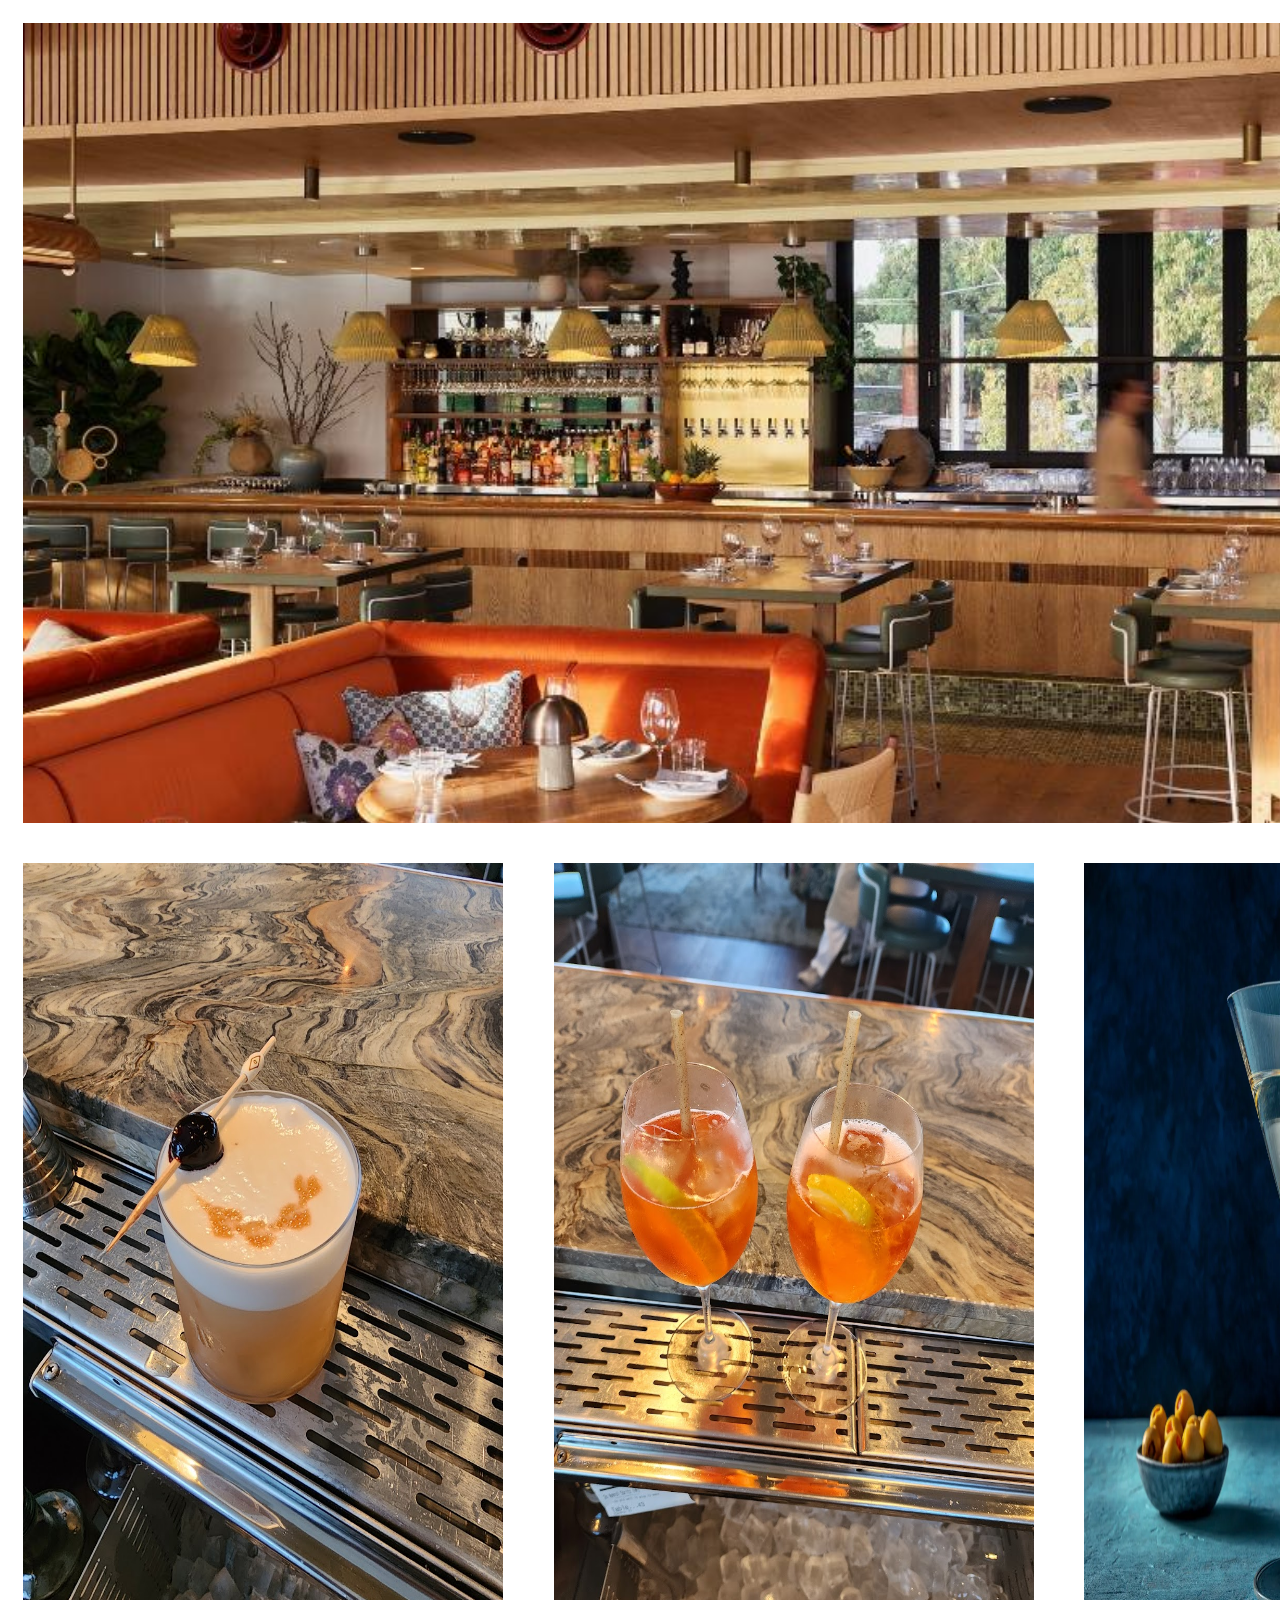
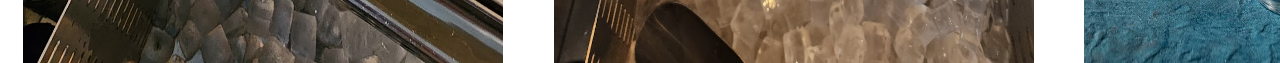
<file: index.html>
<head>
    <style>
        .container {
            height: 100vh;
            width: 100vw;
            display: grid;
            grid-template-columns: repeat(3, 1fr);
            grid-template-rows: 50% repeat(2, 1fr);
            gap: 10px;
        
            grid-template-areas :
            "item1 item1 item1"
            "item1 item1 item1"
            "item2 item3 item4"
            ;
        }
        
        .item1{
        
            /* background-color: blue; */
            height: 50em;
            width: 97em;
            grid-area: item1;
            display: flex;
            justify-content: center;
            align-items: center;
            margin: 15px;
        
        }
        .item1 img {
            height: 100%;
            width: 100%;
            object-fit: cover;
        }
        
        .item2{
            height: 50em;
            width: 30em;
            grid-area: item1;
            display: flex;
            justify-content: center;
            align-items: center;
            grid-area: item2;
            margin: 15px;
        }
        .item2 img {
            height: 100%;
            width: 100%;
        }
        
        
        .item3{
            height: 50em;
            width: 30em;
            grid-area: item1;
            display: flex;
            justify-content: center;
            align-items: center;
            grid-area: item3;
            margin: 15px;
            
        }
        .item3 img {
            height: 100%;
            width: 100%;
        }
        
        
        .item4{
            height: 50em;
            width: 30em;
            grid-area: item1;
            display: flex;
            justify-content: center;
            align-items: center;
            grid-area: item4;
            margin: 15px;
            
        }
        .item4 img {
            height: 100%;
            width: 100%;
        }
        @media only screen and (max-width: 300px) {
            .container {
                background-color: red;
                grid-template-areas :
                "item1 item1"
                "item1 item1" 
                "item1 item1"
                "item2 item3" 
                "item4"
                ;
            }
        
        }
    </style>

</head>
<body>
    <div class="container">
        <div class="item1">
            <img src="rafi.png" alt="rafi" />
            
        </div>
        <div class="item2">
            <img src="amaretto1.png" alt="amertto" />
            
        </div>
        <div class="item3">
            <img src="aperol.png" alt="aperol" />
            
        </div>
        <div class="item4">
            <img src="martini.png" alt="martini" />
            
        </div>
    </div>
    
</body>
</file>
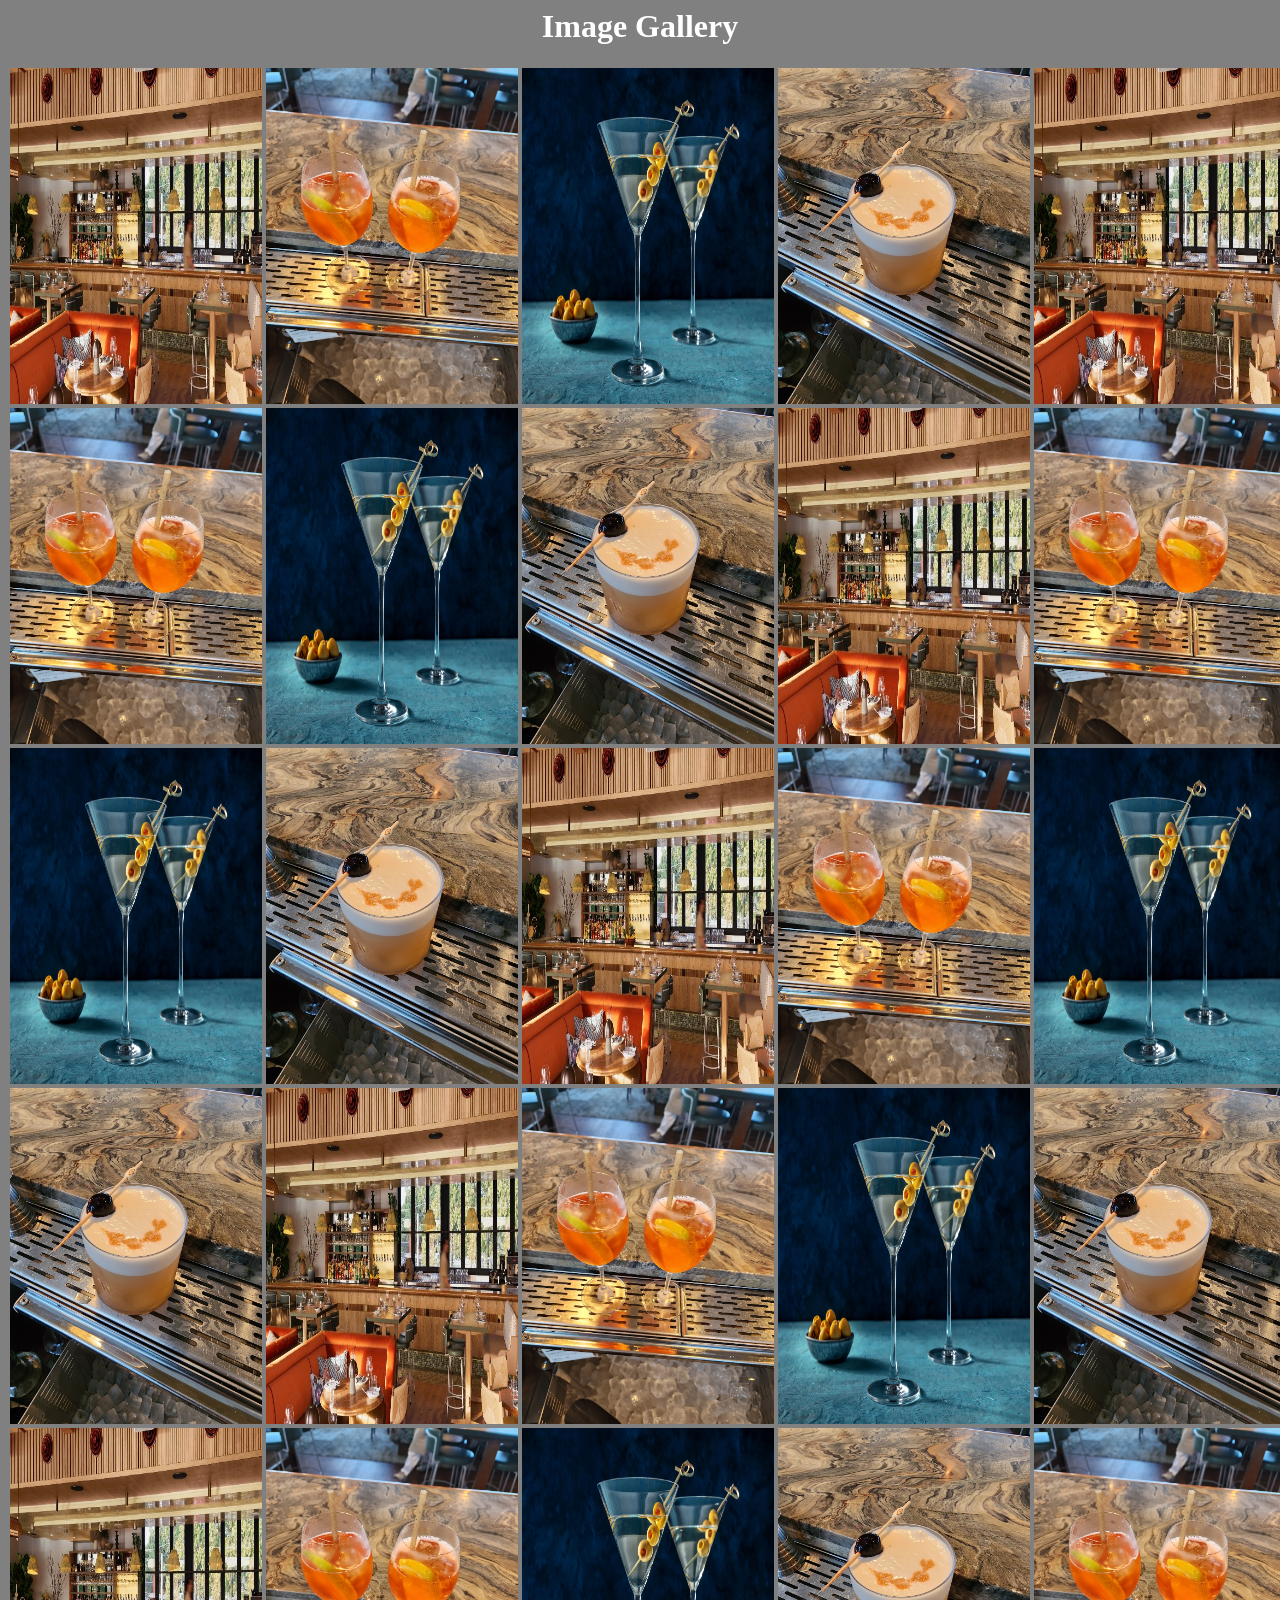
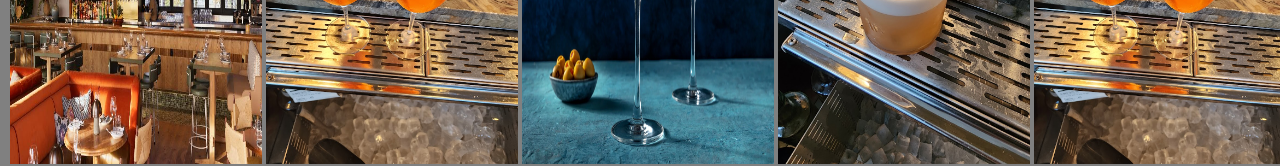
<file: index1.html>
<!DOCTYPE>
<html>
    <head>
        <title>photo gallery</title>
        <link href="style1.css" rel="stylesheet" />
        <script src="one.js"></script>

    </head>
    <body>
        <h1>Image Gallery</h1>
        <div class="gallery">
            
            <img src="rafi.png" alt="rafi" />
             <img src="aperol.png" alt="aperol" /> 
             <img src="martini.png" alt="martini" /> 
             <img src="amaretto1.png" alt="amaretto" /> 
             <img src="rafi.png" alt="rafi" />
             <img src="aperol.png" alt="aperol" /> 
             <img src="martini.png" alt="martini" /> 
             <img src="amaretto1.png" alt="amaretto" /> 
             <img src="rafi.png" alt="rafi" />
             <img src="aperol.png" alt="aperol" /> 
             <img src="martini.png" alt="martini" /> 
             <img src="amaretto1.png" alt="amaretto" /> 
             <img src="rafi.png" alt="rafi" />
             <img src="aperol.png" alt="aperol" /> 
             <img src="martini.png" alt="martini" /> 
             <img src="amaretto1.png" alt="amaretto" /> 
             <img src="rafi.png" alt="rafi" />
             <img src="aperol.png" alt="aperol" /> 
             <img src="martini.png" alt="martini" /> 
             <img src="amaretto1.png" alt="amaretto" /> 
             <img src="rafi.png" alt="rafi" />
             <img src="aperol.png" alt="aperol" /> 
             <img src="martini.png" alt="martini" /> 
             <img src="amaretto1.png" alt="amaretto" /> 
             <img src="aperol.png" alt="aperol" /> 
             
        </div>
    </body>
</html>
</file>
<file: style1.css>
* {
    box-sizing: border-box;
    background-color: grey;
}
/* .container {
    width: 100vw;
    height: 100vh;
    display: flex;
    justify-content: flex-start;
    align-items: center;
    flex-wrap: wrap;
    
} */
.gallery {
    width: 100vw;
    height: 100vh;
    display: flex;
    justify-content: flex-start;
    /* align-items: center; */
    flex-wrap: wrap;
}
h1 {
    color: white;
    text-align: center;
}
.gallery img {
    height: auto;
    width: 20%;
    /* margin: 10px; */
    padding: 2px;
}
.gallery img:hover {
   border: 5px solid red;
}
@media only screen and (max-width: 700px) {
    .gallery img {
      width: 60%;
      margin: 6px;
    }
  }
  @media only screen and (max-width: 800px) {
    .gallery img {
      width: 40%;
      margin: 3px;
    }
  }
  
  @media only screen and (max-width: 600px) {
    .gallery img{
      width: 90%;
    }
  }
</file>
